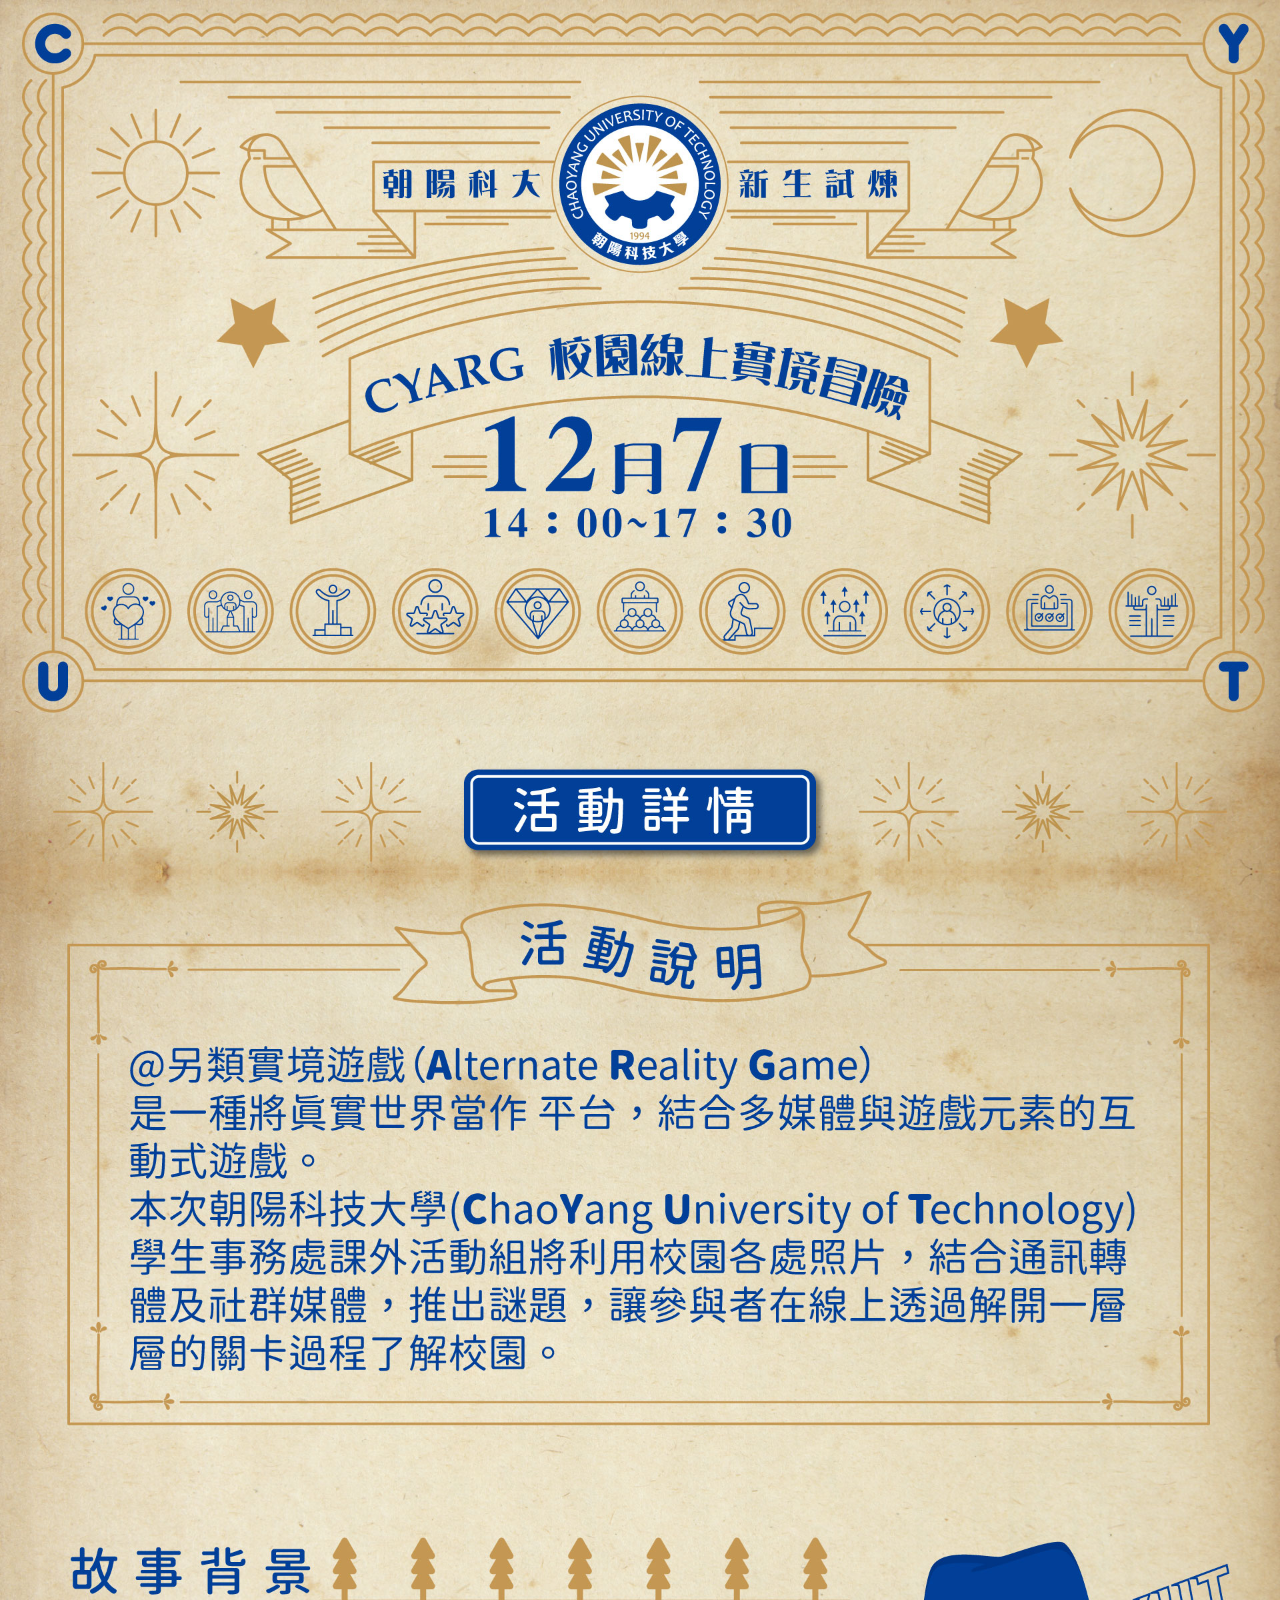
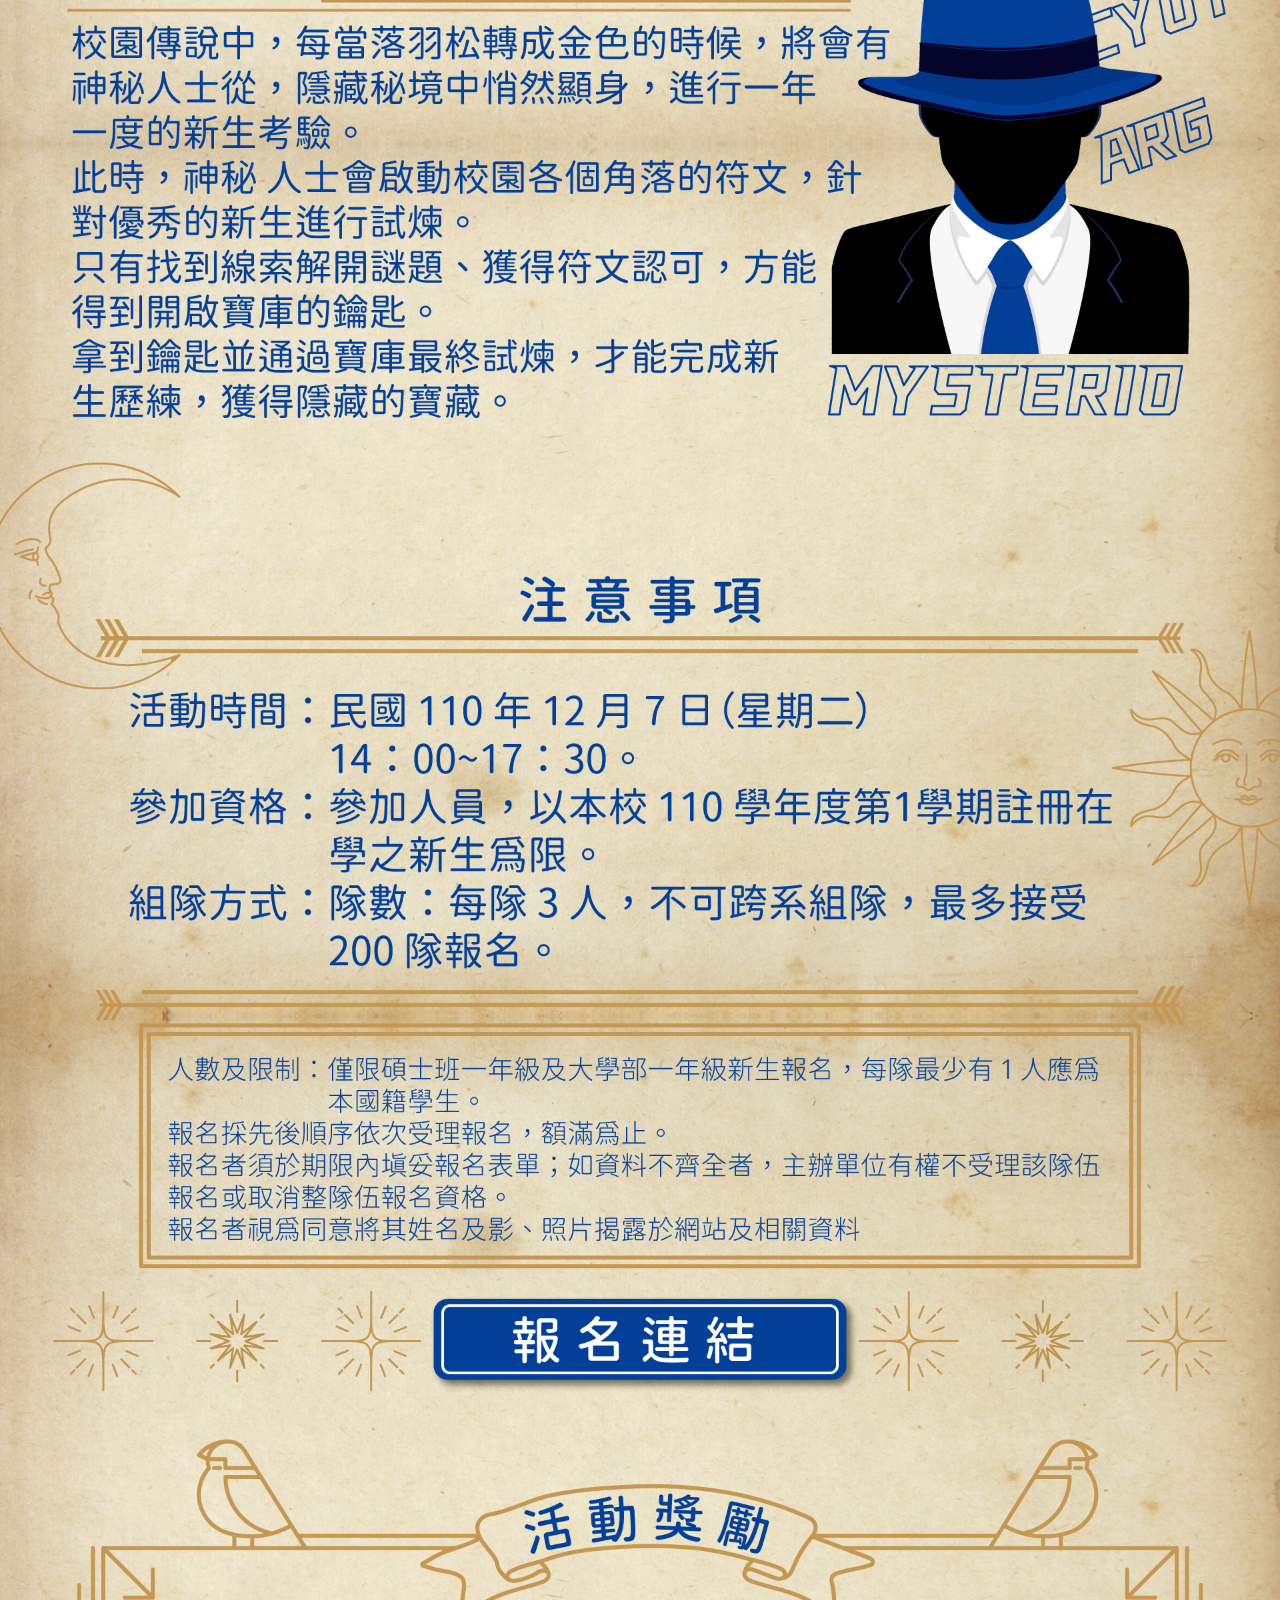
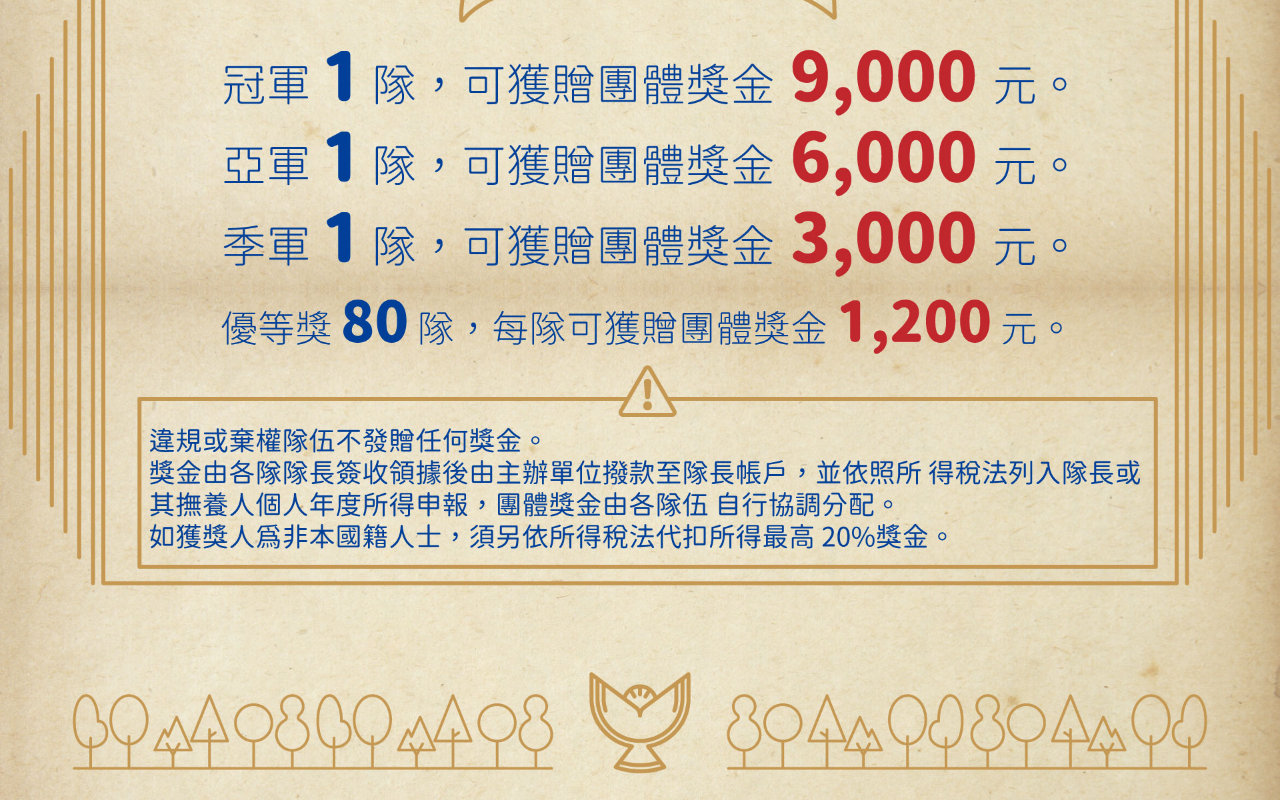
<file: index.html>
<!DOCTYPE html>
<html lang="en">

<head>

    <meta charset="UTF-8">
    <meta name="viewport" content="width=device-width, initial-scale=1, shrink-to-fit=no">
    <meta name="description" content="">
    <meta name="author" content="">
    <link rel="preconnect" href="https://fonts.gstatic.com">
    <link href="https://fonts.googleapis.com/css2?family=Poppins:wght@100;200;300;400;500;600;700;800;900&display=swap"
        rel="stylesheet">

    <title>CYARG 校園線上實境冒險</title>
    <!-- Favicon Icon -->
    <link rel="shortcut icon" href="./assets/images/CYUTlogo.jpg" type="image/jpg">
    <!-- Bootstrap core CSS -->
    <link href="vendor/bootstrap/css/bootstrap.min.css" rel="stylesheet">

    <!-- Additional CSS Files -->
    <link rel="stylesheet" href="assets/css/fontawesome.css">
    <link rel="stylesheet" href="assets/css/templatemo-space-dynamic.css">
    <link rel="stylesheet" href="assets/css/animated.css">
    <link rel="stylesheet" href="assets/css/owl.css">
</head>

<body>

    <!-- ***** Preloader Start ***** -->
    <div id="js-preloader" class="js-preloader">
        <div class="preloader-inner">
            <span class="dot"></span>
            <div class="dots">
                <span></span>
                <span></span>
                <span></span>
            </div>
        </div>
    </div>
    <!-- ***** Preloader End ***** -->

    <!-- ***** Header Area Start ***** -->
    <!-- <header class="header-area header-sticky wow slideInDown" data-wow-duration="0.75s" data-wow-delay="0s">
        <div class="container">
            <div class="row">
                <div class="col-12">
                    <nav class="main-nav"> -->
    <!-- ***** Logo Start ***** -->
    <!--<a href="index.html" class="logo">
        <h4>Spac<span>Dyna</span></h4>
    </a>-->
    <!-- ***** Logo End ***** -->
    <!-- ***** Menu Start ***** -->
    <!-- <ul class="nav">
                            <li class="scroll-to-section"><a href="#top" class="active">Home</a></li>
                            <li class="scroll-to-section"><a href="#about">About Us</a></li>
                            <li class="scroll-to-section"><a href="#services">Services</a></li>
                            <li class="scroll-to-section"><a href="#portfolio">Portfolio</a></li>
                            <li class="scroll-to-section"><a href="#blog">Blog</a></li>
                            <li class="scroll-to-section"><a href="#contact">Message Us</a></li>
                            <li class="scroll-to-section">
                                <div class="main-red-button"><a href="#contact">Contact Now</a></div>
                            </li>
                        </ul>
                        <a class='menu-trigger'>
                            <span>Menu</span>
                        </a> -->
    <!-- ***** Menu End ***** -->
    <!-- </nav>
                </div>
            </div>
        </div>
    </header> -->
    <!-- ***** Header Area End ***** -->


    <div class="onepage">
        <!-- <img src="./assets/images/onepage.jpg"> -->
        <div>
            <img src="./assets/images/ARG-一頁式網頁_背景1.jpg" alt="">
        </div>
        <div class="btn1_area" id="active_area">
            <img id="eventup" class="btn1-1" src="./assets/images/ARG-一頁式網頁_活動.jpg" alt="">
            <img id="eventpop" class="btn1-2" src="./assets/images/ARG-一頁式網頁_活動2.jpg" alt="">
            <!-- <div id="hover_btn1" class="hover_btn1"></div> -->
        </div>
        <div>
            <img src="./assets/images/ARG-一頁式網頁_背景3.jpg" alt="">
        </div>
        <div>
            <img src="./assets/images/ARG-一頁式網頁_背景4.jpg" alt="">
        </div>
        <div>
            <img src="./assets/images/ARG-一頁式網頁_背景5.jpg" alt="">
        </div>
        <div class="btn1_area" id="register_area">
            <!-- <a href="https://forms.gle/jWVnYvUXNwYAMUzz6" target="_blank" rel="noreferrer noopener">
                <img id="registerup" class="btn1-1" src="./assets/images/ARG-一頁式網頁_報名.jpg" alt="">
                <img id="registerpop" class="btn1-2" src="./assets/images/ARG-一頁式網頁_報名2.jpg" alt="">
            </a> -->
            <!-- <div id="hover_btn1" class="hover_btn1"></div> -->
        </div>
        <div>
            <img src="./assets/images/ARG-一頁式網頁_背景7.jpg" alt="">
        </div>
    </div>


    <!-- <footer>
        <div class="container">
            <div class="row">
                <div class="col-lg-12 wow fadeIn" data-wow-duration="1s" data-wow-delay="0.25s">
                    <p>© Copyright 2021 Space Dynamic Co. All Rights Reserved.

                        <br>Design: <a rel="nofollow" href="https://templatemo.com">TemplateMo</a></p>
                </div>
            </div>
        </div>

    </footer> -->
    <!-- Scripts -->
    <script src="vendor/jquery/jquery.min.js"></script>
    <script src="vendor/bootstrap/js/bootstrap.bundle.min.js"></script>
    <script src="assets/js/owl-carousel.js"></script>
    <script src="assets/js/animation.js"></script>
    <script src="assets/js/imagesloaded.js"></script>
    <script src="assets/js/templatemo-custom.js"></script>
    <script>

        let eventup = document.getElementById("eventup");
        let eventpop = document.getElementById("eventpop");
        let eventDiv = document.getElementById("active_area");
        let registertDiv = document.getElementById("register_area");
        let eventEnable = false;
        let regestEnable = true;
        //regest Refactor TODO
        const regestEnableFunc = (regestEnable) => {
            if (regestEnable) {
                registertDiv.innerHTML = `<a href="https://forms.gle/jWVnYvUXNwYAMUzz6" target="_blank" rel="noreferrer noopener">
                <img id="registerup" class="btn1-1" src="./assets/images/ARG-一頁式網頁_報名.jpg" alt="">
                <img id="registerpop" class="btn1-2" src="./assets/images/ARG-一頁式網頁_報名2.jpg" alt="">
            </a>`
            } else {
                registertDiv.innerHTML = `<img id="registerup" class="btn1-1" src="./assets/images/ARG-一頁式網頁_未報名.jpg" alt="">
            <img id="registerpop" class="btn1-2" src="./assets/images/ARG-一頁式網頁_未報名2.jpg" alt="">`
            }

        }
        const popMethod = (tag) => {
            let registerup = document.getElementById("registerup");
            let registerpop = document.getElementById("registerpop");
            switch (tag) {
                case "event":
                    eventup.setAttribute("style", "display: none");
                    eventup.classList.add("btn1-2")
                    eventpop.setAttribute("style", "display: block");
                    break;
                case "register":
                    registerup.setAttribute("style", "display: none");
                    registerup.classList.add("btn1-2")
                    registerpop.setAttribute("style", "display: block");
                    break;
            }
        }

        const upMethod = (tag) => {
            let registerup = document.getElementById("registerup");
            let registerpop = document.getElementById("registerpop");
            switch (tag) {
                case "event":
                    eventpop.setAttribute("style", "display: none");
                    eventup.classList.add("btn1-2")
                    eventup.setAttribute("style", "display: block");
                    break;
                case "register":
                    registerpop.setAttribute("style", "display: none");
                    registerup.classList.add("btn1-2")
                    registerup.setAttribute("style", "display: block");
                    break;
            }
        }
        regestEnableFunc(regestEnable)


        eventDiv.addEventListener("mouseover", () => {
            if (eventEnable === true) {
                popMethod("event");
            }
        })
        eventDiv.addEventListener("mouseout", () => {
            if (eventEnable === true) {
                upMethod("event");
            }
        })
        registertDiv.addEventListener("mouseover", () => {
            popMethod("register");
        })
        registertDiv.addEventListener("mouseout", () => {
            upMethod("register");
        })
    </script>

</body>

</html>
</file>
<file: assets/css/templatemo-space-dynamic.css>
/*

TemplateMo 562 Space Dynamic

https://templatemo.com/tm-562-space-dynamic

*/
    /* ---------------------------------------------
Table of contents
------------------------------------------------
01. font & reset css
02. reset
03. global styles
04. header
05. banner
06. features
07. testimonials
08. contact
09. footer
10. preloader
11. search
12. portfolio

--------------------------------------------- */
    /*
---------------------------------------------
font & reset css
---------------------------------------------
*/

    @import url('https://fonts.googleapis.com/css2?family=Poppins:wght@100;200;300;400;500;600;700;800;900&display=swap');
    /*
---------------------------------------------
reset
---------------------------------------------
*/

    html,
    body,
    div,
    span,
    applet,
    object,
    iframe,
    h1,
    h2,
    h3,
    h4,
    h5,
    h6,
    p,
    blockquote,
    div pre,
    a,
    abbr,
    acronym,
    address,
    big,
    cite,
    code,
    del,
    dfn,
    em,
    font,
    img,
    ins,
    kbd,
    q,
    s,
    samp,
    small,
    strike,
    strong,
    sub,
    sup,
    tt,
    var,
    b,
    u,
    i,
    center,
    dl,
    dt,
    dd,
    ol,
    ul,
    li,
    figure,
    header,
    nav,
    section,
    article,
    aside,
    footer,
    figcaption {
        margin: 0;
        padding: 0;
        border: 0;
        outline: 0;
    }
    /* clear fix */

    .grid:after {
        content: '';
        display: block;
        clear: both;
    }
    /* ---- .grid-item ---- */

    .grid-sizer,
    .grid-item {
        width: 50%;
    }

    .grid-item {
        float: left;
    }

    .grid-item img {
        display: block;
        max-width: 100%;
    }

    .clearfix:after {
        content: ".";
        display: block;
        clear: both;
        visibility: hidden;
        line-height: 0;
        height: 0;
    }

    .clearfix {
        display: inline-block;
    }

    html[xmlns] .clearfix {
        display: block;
    }

    * html .clearfix {
        height: 1%;
    }

    ul,
    li {
        padding: 0;
        margin: 0;
        list-style: none;
    }

    header,
    nav,
    section,
    article,
    aside,
    footer,
    hgroup {
        display: block;
    }

    * {
        box-sizing: border-box;
    }

    html,
    body {
        font-family: 'Poppins', sans-serif;
        font-weight: 400;
        background-color: #fff;
        -ms-text-size-adjust: 100%;
        -webkit-font-smoothing: antialiased;
        -moz-osx-font-smoothing: grayscale;
    }

    .onepage {
        top: 80px;
        background-size: contain;
        background-repeat: no-repeat;
        background-image: url('../images/onepage.jpg');
        background-position: center;
    }

    #registerup{
        cursor: pointer;
    }

    #registerpop{
        cursor: pointer;
    }


    .p-r {
        position: relative;
    }

    .d-n {
        display: none;
    }

    .onepage.btn1_area {
        /* background-image: url("../images/ARG-一頁式網頁_背景2.jpg"); */
        /*position: relative; */
    }
    /* .btn1-1 {
        position: absolute;
    }

    .btn1-2 {
        position: absolute;
    } */

    .onepage .btn1-2 {
        display: none;
    }

    .hover_btn1 {
        background-color: #3B566E;
        position: absolute;
        left: 36%;
        width: 28%;
        height: 20%;
        /* opacity: 0; */
    }

    a {
        text-decoration: none !important;
    }

    h1,
    h2,
    h3,
    h4,
    h5,
    h6 {
        margin-top: 0px;
        margin-bottom: 0px;
    }

    ul {
        margin-bottom: 0px;
    }

    p {
        font-size: 15px;
        line-height: 30px;
        color: #2a2a2a;
    }

    img {
        width: 100%;
        overflow: hidden;
    }
    /*
---------------------------------------------
global styles
---------------------------------------------
*/

    html,
    body {
        /*background: #fff;
  */
        font-family: 'Poppins', sans-serif;
    }

     ::selection {
        background: #03a4ed;
        color: #fff;
    }

     ::-moz-selection {
        background: #03a4ed;
        color: #fff;
    }

    @media (max-width: 991px) {
        html,
        body {
            overflow-x: hidden;
        }
        .mobile-top-fix {
            margin-top: 30px;
            margin-bottom: 0px;
        }
        .mobile-bottom-fix {
            margin-bottom: 30px;
        }
        .mobile-bottom-fix-big {
            margin-bottom: 60px;
        }
    }

    .page-section {
        margin-top: 120px;
    }

    .section-heading h2 {
        font-size: 30px;
        text-transform: capitalize;
        color: #2a2a2a;
        font-weight: 700;
        letter-spacing: 0.25px;
        position: relative;
        z-index: 2;
        line-height: 44px;
    }

    .section-heading h2 em {
        font-style: normal;
        color: #03a4ed;
    }

    .section-heading h2 span {
        color: #fe3f40;
    }

    .main-blue-button a {
        display: inline-block;
        background-color: #03a4ed;
        font-size: 15px;
        font-weight: 400;
        color: #fff;
        text-transform: capitalize;
        padding: 12px 25px;
        border-radius: 23px;
        letter-spacing: 0.25px;
    }

    .main-red-button a {
        display: inline-block;
        background-color: #fe3f40;
        font-size: 15px;
        font-weight: 400;
        color: #fff;
        text-transform: capitalize;
        padding: 12px 25px;
        border-radius: 23px;
        letter-spacing: 0.25px;
    }

    .main-white-button a {
        display: inline-block;
        background-color: #fff;
        font-size: 15px;
        font-weight: 400;
        color: #fe3f40;
        text-transform: capitalize;
        padding: 12px 25px;
        border-radius: 23px;
        letter-spacing: 0.25px;
    }
    /*
---------------------------------------------
header
---------------------------------------------
*/

    .background-header {
        background-color: #fff!important;
        height: 80px!important;
        position: fixed!important;
        top: 0px;
        left: 0px;
        right: 0px;
        box-shadow: 0px 0px 10px rgba(0, 0, 0, 0.15)!important;
    }

    .background-header .logo,
    .background-header .main-nav .nav li a {
        color: #1e1e1e!important;
    }

    .background-header .main-nav .nav li:hover a {
        color: #fe3f40!important;
    }

    .background-header .nav li a.active {
        color: #fe3f40!important;
    }

    .header-area {
        background-color: #fafafa;
        position: absolute;
        top: 0px;
        left: 0px;
        right: 0px;
        z-index: 100;
        height: 100px;
        -webkit-transition: all .5s ease 0s;
        -moz-transition: all .5s ease 0s;
        -o-transition: all .5s ease 0s;
        transition: all .5s ease 0s;
    }

    .header-area .main-nav {
        min-height: 80px;
        background: transparent;
    }

    .header-area .main-nav .logo {
        line-height: 100px;
        color: #fff;
        font-size: 24px;
        font-weight: 700;
        text-transform: uppercase;
        letter-spacing: 2px;
        float: left;
        -webkit-transition: all 0.3s ease 0s;
        -moz-transition: all 0.3s ease 0s;
        -o-transition: all 0.3s ease 0s;
        transition: all 0.3s ease 0s;
    }

    .header-area .main-nav .logo h4 {
        font-size: 24px;
        font-weight: 700;
        text-transform: uppercase;
        color: #03a4ed;
        line-height: 100px;
        float: left;
        -webkit-transition: all 0.3s ease 0s;
        -moz-transition: all 0.3s ease 0s;
        -o-transition: all 0.3s ease 0s;
        transition: all 0.3s ease 0s;
    }

    .logo h4 span {
        color: #fe3f40;
    }

    .background-header .main-nav .logo h4 {
        line-height: 80px;
    }

    .background-header .main-nav .nav {
        margin-top: 20px !important;
    }

    .header-area .main-nav .nav {
        float: right;
        margin-top: 30px;
        margin-right: 0px;
        background-color: transparent;
        -webkit-transition: all 0.3s ease 0s;
        -moz-transition: all 0.3s ease 0s;
        -o-transition: all 0.3s ease 0s;
        transition: all 0.3s ease 0s;
        position: relative;
        z-index: 999;
    }

    .header-area .main-nav .nav li {
        padding-left: 20px;
        padding-right: 20px;
    }

    .header-area .main-nav .nav li:last-child {
        padding-right: 0px;
        padding-left: 40px;
    }

    .header-area .main-nav .nav li:last-child a,
    .background-header .main-nav .nav li:last-child a {
        color: #fff !important;
        padding: 0px 20px;
        font-weight: 400;
    }

    .header-area .main-nav .nav li:last-child a:hover,
    .header-area .main-nav .nav li:last-child a.active {
        color: #fff !important;
    }

    .header-area .main-nav .nav li a {
        display: block;
        font-weight: 500;
        font-size: 15px;
        color: #2a2a2a;
        text-transform: capitalize;
        -webkit-transition: all 0.3s ease 0s;
        -moz-transition: all 0.3s ease 0s;
        -o-transition: all 0.3s ease 0s;
        transition: all 0.3s ease 0s;
        height: 40px;
        line-height: 40px;
        border: transparent;
        letter-spacing: 1px;
    }

    .header-area .main-nav .nav li a {
        color: #2a2a2a;
    }

    .header-area .main-nav .nav li:hover a,
    .header-area .main-nav .nav li a.active {
        color: #fe3f40!important;
    }

    .background-header .main-nav .nav li:hover a,
    .background-header .main-nav .nav li a.active {
        color: #fe3f40!important;
        opacity: 1;
    }

    .header-area .main-nav .nav li:last-child a:hover,
    .background-header .main-nav .nav li:last-child a:hover {
        background-color: #03a4ed;
    }

    .header-area .main-nav .nav li.submenu {
        position: relative;
        padding-right: 30px;
    }

    .header-area .main-nav .nav li.submenu:after {
        font-family: FontAwesome;
        content: "\f107";
        font-size: 12px;
        color: #2a2a2a;
        position: absolute;
        right: 18px;
        top: 12px;
    }

    .background-header .main-nav .nav li.submenu:after {
        color: #2a2a2a;
    }

    .header-area .main-nav .nav li.submenu ul {
        position: absolute;
        width: 200px;
        box-shadow: 0 2px 28px 0 rgba(0, 0, 0, 0.06);
        overflow: hidden;
        top: 50px;
        opacity: 0;
        transform: translateY(+2em);
        visibility: hidden;
        z-index: -1;
        transition: all 0.3s ease-in-out 0s, visibility 0s linear 0.3s, z-index 0s linear 0.01s;
    }

    .header-area .main-nav .nav li.submenu ul li {
        margin-left: 0px;
        padding-left: 0px;
        padding-right: 0px;
    }

    .header-area .main-nav .nav li.submenu ul li a {
        opacity: 1;
        display: block;
        background: #f7f7f7;
        color: #2a2a2a!important;
        padding-left: 20px;
        height: 40px;
        line-height: 40px;
        -webkit-transition: all 0.3s ease 0s;
        -moz-transition: all 0.3s ease 0s;
        -o-transition: all 0.3s ease 0s;
        transition: all 0.3s ease 0s;
        position: relative;
        font-size: 13px;
        font-weight: 400;
        border-bottom: 1px solid #eee;
    }

    .header-area .main-nav .nav li.submenu ul li a:hover {
        background: #fff;
        color: #fe3f40!important;
        padding-left: 25px;
    }

    .header-area .main-nav .nav li.submenu ul li a:hover:before {
        width: 3px;
    }

    .header-area .main-nav .nav li.submenu:hover ul {
        visibility: visible;
        opacity: 1;
        z-index: 1;
        transform: translateY(0%);
        transition-delay: 0s, 0s, 0.3s;
    }

    .header-area .main-nav .menu-trigger {
        cursor: pointer;
        display: block;
        position: absolute;
        top: 33px;
        width: 32px;
        height: 40px;
        text-indent: -9999em;
        z-index: 99;
        right: 40px;
        display: none;
    }

    .background-header .main-nav .menu-trigger {
        top: 23px;
    }

    .header-area .main-nav .menu-trigger span,
    .header-area .main-nav .menu-trigger span:before,
    .header-area .main-nav .menu-trigger span:after {
        -moz-transition: all 0.4s;
        -o-transition: all 0.4s;
        -webkit-transition: all 0.4s;
        transition: all 0.4s;
        background-color: #1e1e1e;
        display: block;
        position: absolute;
        width: 30px;
        height: 2px;
        left: 0;
    }

    .background-header .main-nav .menu-trigger span,
    .background-header .main-nav .menu-trigger span:before,
    .background-header .main-nav .menu-trigger span:after {
        background-color: #1e1e1e;
    }

    .header-area .main-nav .menu-trigger span:before,
    .header-area .main-nav .menu-trigger span:after {
        -moz-transition: all 0.4s;
        -o-transition: all 0.4s;
        -webkit-transition: all 0.4s;
        transition: all 0.4s;
        background-color: #1e1e1e;
        display: block;
        position: absolute;
        width: 30px;
        height: 2px;
        left: 0;
        width: 75%;
    }

    .background-header .main-nav .menu-trigger span:before,
    .background-header .main-nav .menu-trigger span:after {
        background-color: #1e1e1e;
    }

    .header-area .main-nav .menu-trigger span:before,
    .header-area .main-nav .menu-trigger span:after {
        content: "";
    }

    .header-area .main-nav .menu-trigger span {
        top: 16px;
    }

    .header-area .main-nav .menu-trigger span:before {
        -moz-transform-origin: 33% 100%;
        -ms-transform-origin: 33% 100%;
        -webkit-transform-origin: 33% 100%;
        transform-origin: 33% 100%;
        top: -10px;
        z-index: 10;
    }

    .header-area .main-nav .menu-trigger span:after {
        -moz-transform-origin: 33% 0;
        -ms-transform-origin: 33% 0;
        -webkit-transform-origin: 33% 0;
        transform-origin: 33% 0;
        top: 10px;
    }

    .header-area .main-nav .menu-trigger.active span,
    .header-area .main-nav .menu-trigger.active span:before,
    .header-area .main-nav .menu-trigger.active span:after {
        background-color: transparent;
        width: 100%;
    }

    .header-area .main-nav .menu-trigger.active span:before {
        -moz-transform: translateY(6px) translateX(1px) rotate(45deg);
        -ms-transform: translateY(6px) translateX(1px) rotate(45deg);
        -webkit-transform: translateY(6px) translateX(1px) rotate(45deg);
        transform: translateY(6px) translateX(1px) rotate(45deg);
        background-color: #1e1e1e;
    }

    .background-header .main-nav .menu-trigger.active span:before {
        background-color: #1e1e1e;
    }

    .header-area .main-nav .menu-trigger.active span:after {
        -moz-transform: translateY(-6px) translateX(1px) rotate(-45deg);
        -ms-transform: translateY(-6px) translateX(1px) rotate(-45deg);
        -webkit-transform: translateY(-6px) translateX(1px) rotate(-45deg);
        transform: translateY(-6px) translateX(1px) rotate(-45deg);
        background-color: #1e1e1e;
    }

    .background-header .main-nav .menu-trigger.active span:after {
        background-color: #1e1e1e;
    }

    .header-area.header-sticky {
        min-height: 80px;
    }

    .header-area .nav {
        margin-top: 30px;
    }

    .header-area.header-sticky .nav li a.active {
        color: #fe3f40;
    }

    @media (max-width: 1200px) {
        .header-area .main-nav .nav li {
            padding-left: 12px;
            padding-right: 12px;
        }
        .header-area .main-nav:before {
            display: none;
        }
    }

    @media (max-width: 992px) {
        .header-area .main-nav .nav li:last-child,
        .background-header .main-nav .nav li:last-child {
            display: none;
        }
        .header-area .main-nav .nav li:nth-child(6),
        .background-header .main-nav .nav li:nth-child(6) {
            padding-right: 0px;
        }
    }

    @media (max-width: 767px) {
        .background-header .main-nav .nav {
            margin-top: 80px !important;
        }
        .header-area .main-nav .logo {
            color: #1e1e1e;
        }
        .header-area.header-sticky .nav li a:hover,
        .header-area.header-sticky .nav li a.active {
            color: #fe3f40!important;
            opacity: 1;
        }
        .header-area.header-sticky .nav li.search-icon a {
            width: 100%;
        }
        .header-area {
            background-color: #f7f7f7;
            padding: 0px 15px;
            height: 100px;
            box-shadow: none;
            text-align: center;
        }
        .header-area .container {
            padding: 0px;
        }
        .header-area .logo {
            margin-left: 30px;
        }
        .header-area .menu-trigger {
            display: block !important;
        }
        .header-area .main-nav {
            overflow: hidden;
        }
        .header-area .main-nav .nav {
            float: none;
            width: 100%;
            display: none;
            -webkit-transition: all 0s ease 0s;
            -moz-transition: all 0s ease 0s;
            -o-transition: all 0s ease 0s;
            transition: all 0s ease 0s;
            margin-left: 0px;
        }
        .background-header .nav {
            margin-top: 80px;
        }
        .header-area .main-nav .nav li:first-child {
            border-top: 1px solid #eee;
        }
        .header-area.header-sticky .nav {
            margin-top: 100px;
        }
        .header-area .main-nav .nav li {
            width: 100%;
            background: #fff;
            border-bottom: 1px solid #e7e7e7;
            padding-left: 0px !important;
            padding-right: 0px !important;
        }
        .header-area .main-nav .nav li a {
            height: 50px !important;
            line-height: 50px !important;
            padding: 0px !important;
            border: none !important;
            background: #f7f7f7 !important;
            color: #191a20 !important;
        }
        .header-area .main-nav .nav li a:hover {
            background: #eee !important;
            color: #fe3f40!important;
        }
        .header-area .main-nav .nav li.submenu ul {
            position: relative;
            visibility: inherit;
            opacity: 1;
            z-index: 1;
            transform: translateY(0%);
            transition-delay: 0s, 0s, 0.3s;
            top: 0px;
            width: 100%;
            box-shadow: none;
            height: 0px;
        }
        .header-area .main-nav .nav li.submenu ul li a {
            font-size: 12px;
            font-weight: 400;
        }
        .header-area .main-nav .nav li.submenu ul li a:hover:before {
            width: 0px;
        }
        .header-area .main-nav .nav li.submenu ul.active {
            height: auto !important;
        }
        .header-area .main-nav .nav li.submenu:after {
            color: #3B566E;
            right: 25px;
            font-size: 14px;
            top: 15px;
        }
        .header-area .main-nav .nav li.submenu:hover ul,
        .header-area .main-nav .nav li.submenu:focus ul {
            height: 0px;
        }
    }

    @media (min-width: 767px) {
        .header-area .main-nav .nav {
            display: flex !important;
        }
    }
    /*
---------------------------------------------
preloader
---------------------------------------------
*/

    .js-preloader {
        position: fixed;
        top: 0;
        left: 0;
        right: 0;
        bottom: 0;
        background-color: #fff;
        display: -webkit-box;
        display: flex;
        -webkit-box-align: center;
        align-items: center;
        -webkit-box-pack: center;
        justify-content: center;
        opacity: 1;
        visibility: visible;
        z-index: 9999;
        -webkit-transition: opacity 0.25s ease;
        transition: opacity 0.25s ease;
    }

    .js-preloader.loaded {
        opacity: 0;
        visibility: hidden;
        pointer-events: none;
    }

    @-webkit-keyframes dot {
        50% {
            -webkit-transform: translateX(96px);
            transform: translateX(96px);
        }
    }

    @keyframes dot {
        50% {
            -webkit-transform: translateX(96px);
            transform: translateX(96px);
        }
    }

    @-webkit-keyframes dots {
        50% {
            -webkit-transform: translateX(-31px);
            transform: translateX(-31px);
        }
    }

    @keyframes dots {
        50% {
            -webkit-transform: translateX(-31px);
            transform: translateX(-31px);
        }
    }

    .preloader-inner {
        position: relative;
        width: 142px;
        height: 40px;
        background: #fff;
    }

    .preloader-inner .dot {
        position: absolute;
        width: 16px;
        height: 16px;
        top: 12px;
        left: 15px;
        background: #fe3f40;
        border-radius: 50%;
        -webkit-transform: translateX(0);
        transform: translateX(0);
        -webkit-animation: dot 2.8s infinite;
        animation: dot 2.8s infinite;
    }

    .preloader-inner .dots {
        -webkit-transform: translateX(0);
        transform: translateX(0);
        margin-top: 12px;
        margin-left: 31px;
        -webkit-animation: dots 2.8s infinite;
        animation: dots 2.8s infinite;
    }

    .preloader-inner .dots span {
        display: block;
        float: left;
        width: 16px;
        height: 16px;
        margin-left: 16px;
        background: #fe3f40;
        border-radius: 50%;
    }
    /*
---------------------------------------------
Banner Style
---------------------------------------------
*/

    .main-banner {
        background-repeat: no-repeat;
        background-position: center center;
        background-size: cover;
        padding: 226px 0px 120px 0px;
        position: relative;
        overflow: hidden;
    }
    /* .main-banner:after {
    content: '';
    background-image: url();
    background-repeat: no-repeat;
    position: absolute;
    left: 0;
    top: 100px;
    width: 193px;
    height: 467px;
} */
    /* .main-banner:before {
    content: '';
    background-image: url();
    background-repeat: no-repeat;
    position: absolute;
    right: 0;
    top: 100px;
    width: 98px;
    height: 290px;
} */

    .main-banner .left-content {
        margin-right: 45px;
    }

    .main-banner .left-content h6 {
        text-transform: uppercase;
        font-size: 18px;
        color: #fe3f40;
        margin-bottom: 15px;
    }
    /* .main-banner .left-content h2 {
    font-size: 50px;
    font-weight: 700;
    color: #2a2a2a;
    line-height: 72px;
} */

    .main-banner .left-content h2 em {
        color: #03a4ed;
        font-style: normal;
    }

    .main-banner .left-content h2 span {
        color: #fe3f40;
    }

    .main-banner .left-content p {
        margin: 20px 0px;
    }

    .main-banner .left-content form {
        margin-top: 30px;
        width: 470px;
        height: 66px;
        position: relative;
    }
    /* .main-banner .left-content form button {
    position: absolute;
    right: 10px;
    top: 10px;
    display: inline-block;
    background-color: #fff;
    font-size: 15px;
    font-weight: 500;
    color: #fe3f40;
    text-transform: capitalize;
    padding: 12px 25px;
    border-radius: 23px;
    letter-spacing: 0.25px;
    outline: none;
    border: none;
} */

    .main-banner .left-content form input {
        width: 470px;
        height: 66px;
        background-color: #03a4ed;
        border-radius: 33px;
        border: none;
        outline: none;
        padding: 0px 25px;
        color: #fff;
        letter-spacing: 0.25px;
        font-size: 15px;
        font-weight: 300;
    }

    .main-banner .left-content form input::placeholder {
        color: #fff;
    }
    /*
---------------------------------------------
About Us Style
---------------------------------------------
*/

    #about {
        margin-top: 120px;
    }

    .about-us {
        background-image: url();
        background-repeat: no-repeat;
        background-position: center center;
        background-size: cover;
        padding: 140px 0px 120px 0px;
    }

    .about-us .left-image {
        margin-right: 45px;
    }

    .about-us .services .item {
        margin-bottom: 30px;
    }

    .about-us .services .item .icon {
        float: left;
        margin-right: 25px;
    }

    .about-us .services .item .icon img {
        max-width: 70px;
    }

    .about-us .services .item h4 {
        color: #fff;
        font-size: 20px;
        font-weight: 700;
        margin-bottom: 12px;
    }

    .about-us .services .item p {
        color: #fff;
    }
    /*
---------------------------------------------
Services Style
---------------------------------------------
*/

    .our-services {
        margin-top: 0px;
        padding-top: 120px;
    }

    .our-services .left-image {
        margin-right: 45px;
    }

    .our-services .section-heading h2 {
        margin-right: 100px;
    }

    .our-services .section-heading p {
        margin-top: 30px;
        margin-bottom: 60px;
    }

    .our-services .progress-skill-bar {
        margin-bottom: 30px;
        position: relative;
        width: 100%;
    }

    .our-services .progress-skill-bar span {
        position: absolute;
        top: 0;
        font-size: 18px;
        font-weight: 600;
        color: #03a4ed;
    }

    .our-services .first-bar span {
        left: 69%;
    }

    .our-services .second-bar span {
        left: 81%;
    }

    .our-services .third-bar span {
        left: 88%;
    }

    .our-services .progress-skill-bar h4 {
        font-size: 18px;
        font-weight: 700;
        color: #2a2a2a;
        margin-bottom: 14px;
    }

    .our-services .progress-skill-bar .full-bar {
        width: 100%;
        height: 6px;
        border-radius: 3px;
        background-color: #f7eff1;
        position: relative;
        z-index: 1;
    }

    .our-services .progress-skill-bar .filled-bar {
        background: rgb(255, 77, 30);
        background: linear-gradient(105deg, rgba(255, 77, 30, 1) 0%, rgba(255, 44, 109, 1) 100%);
        height: 6px;
        border-radius: 3px;
        margin-bottom: -6px;
        position: relative;
        z-index: 2;
    }

    .our-services .first-bar .filled-bar {
        width: 71%;
    }

    .our-services .second-bar .filled-bar {
        width: 83%;
    }

    .our-services .third-bar .filled-bar {
        width: 90%;
    }
    /*
---------------------------------------------
Portfolio
---------------------------------------------
*/
    /* .our-portfolio {
    padding-top: 120px;
    margin-top: 0px;
} */

    .our-portfolio .section-heading h2 {
        text-align: center;
        margin: 0px 90px 0px 90px;
        margin-bottom: 120px;
        position: relative;
        z-index: 1;
    }

    .our-portfolio .item {
        position: relative;
    }

    .our-portfolio .item:hover .hidden-content {
        top: -100px;
        opacity: 1;
        visibility: visible;
    }

    .our-portfolio .item:hover .showed-content {
        top: 90px;
    }

    .our-portfolio .hidden-content {
        background: rgb(255, 77, 30);
        background: linear-gradient(105deg, rgba(255, 77, 30, 1) 0%, rgba(255, 44, 109, 1) 100%);
        padding: 30px;
        border-radius: 20px;
        text-align: center;
        opacity: 0;
        top: 0;
        visibility: hidden;
        position: absolute;
        z-index: 2;
        transition: all 0.5s;
    }

    .our-portfolio .hidden-content:after {
        width: 20px;
        height: 20px;
        position: absolute;
        background: rgb(255, 77, 30);
        content: '';
        left: 50%;
        bottom: -8px;
        margin-left: -5px;
        transform: rotate(45deg);
        background: linear-gradient(105deg, rgba(255, 52, 69, 1) 0%, rgba(255, 51, 78, 1) 100%);
        z-index: -1;
    }

    .our-portfolio .hidden-content h4 {
        font-size: 20px;
        font-weight: 700;
        color: #fff;
        margin-bottom: 20px;
    }

    .our-portfolio .hidden-content p {
        color: #fff;
    }

    .our-portfolio .showed-content {
        top: 0px;
        position: relative;
        z-index: 3;
        background-color: #fff;
        text-align: center;
        padding: 50px;
        border-radius: 20px;
        box-shadow: 0px 0px 10px rgba(0, 0, 0, 0.1);
        transition: all 0.5s;
    }

    .our-portfolio .showed-content img {
        max-width: 100px;
    }
    /*
---------------------------------------------
Blog
---------------------------------------------
*/

    .our-blog {
        position: relative;
        margin-top: 80px;
        padding-top: 120px;
    }

    .our-blog .section-heading h2 {
        margin-right: 180px;
    }

    .our-blog .top-dec {
        text-align: right;
        margin-top: -80px;
    }

    .our-blog .top-dec img {
        max-width: 270px;
    }

    .our-blog .left-image {
        position: relative;
    }

    .our-blog .left-image img {
        border-radius: 20px;
        box-shadow: 0px 0px 15px rgba(0, 0, 0, 0.1);
    }

    .our-blog .left-image .info {
        position: relative;
    }

    .our-blog .left-image .info .inner-content {
        background-color: #fff;
        box-shadow: 0px 0px 15px rgba(0, 0, 0, 0.1);
        border-radius: 20px;
        margin-right: 75px;
        position: absolute;
        margin-top: -100px;
        padding: 30px;
    }

    .our-blog .left-image ul li {
        display: inline-block;
        font-size: 15px;
        color: #afafaf;
        font-weight: 300;
        margin-right: 20px;
    }

    .our-blog .left-image ul li:last-child {
        margin-right: 0px;
    }

    .our-blog .left-image ul li i {
        color: #ff4d61;
        font-size: 16px;
        margin-right: 8px;
    }

    .our-blog .left-image h4 {
        font-size: 20px;
        font-weight: 700;
        color: #2a2a2a;
        margin: 20px 0px 15px 0px;
    }

    .our-blog .left-image .info .main-blue-button {
        position: absolute;
        bottom: -80px;
        left: 0;
    }

    .our-blog .right-list {
        margin-left: 30px;
    }

    .our-blog .right-list ul li {
        display: inline-flex;
        width: 100%;
        margin-bottom: 30px;
    }

    .our-blog .right-list .left-content {
        margin-right: 45px;
    }

    .our-blog .right-list .left-content span {
        font-size: 15px;
        color: #afafaf;
        font-weight: 300;
    }

    .our-blog .right-list .left-content span i {
        color: #ff4d61;
        font-size: 16px;
        margin-right: 8px;
    }

    .our-blog .right-list .left-content h4 {
        font-size: 20px;
        font-weight: 700;
        color: #2a2a2a;
        margin: 20px 0px 15px 0px;
    }

    .our-blog .right-list .right-image img {
        width: 250px;
        border-radius: 20px;
    }
    /*
---------------------------------------------
contact
---------------------------------------------
*/

    .contact-us {
        padding: 160px 0px;
        /* background-image: url(../images/contact-bg.png); */
        background-repeat: no-repeat;
        background-position: center center;
        background-size: cover;
    }

    .contact-us .section-heading h2,
    .contact-us .section-heading h2 em,
    .contact-us .section-heading h2 span {
        color: #fff;
    }

    .contact-us .section-heading p {
        color: #fff;
        margin-top: 30px;
    }

    .phone-info {
        margin-top: 40px;
    }

    .phone-info h4 {
        font-size: 20px;
        font-weight: 700;
        color: #fff;
    }

    .phone-info h4 span i {
        width: 46px;
        height: 46px;
        display: inline-block;
        text-align: center;
        line-height: 46px;
        background-color: #fff;
        border-radius: 50%;
        color: #ff3b2c;
        font-size: 22px;
        margin-left: 30px;
        margin-right: 15px;
    }

    .phone-info h4 span a {
        color: #fff;
        font-size: 15px;
        font-weight: 400;
    }

    form#contact .contact-dec {
        position: absolute;
        right: -166px;
        bottom: 0;
    }

    form#contact .contact-dec img {
        max-width: 178px;
    }

    form#contact {
        margin-left: 30px;
        position: relative;
        background-color: #fff;
        padding: 60px 30px;
        border-radius: 20px;
    }

    form#contact input {
        width: 100%;
        height: 46px;
        border-radius: 33px;
        background-color: #d1f3ff;
        border: none;
        outline: none;
        font-size: 15px;
        font-weight: 300;
        color: #2a2a2a;
        padding: 0px 20px;
        margin-bottom: 20px;
    }

    form#contact input::placeholder {
        color: #2a2a2a;
    }

    form#contact textarea {
        width: 100%;
        min-width: 100%;
        max-width: 100%;
        max-height: 180px;
        min-height: 140px;
        height: 140px;
        border-radius: 20px;
        background-color: #d1f3ff;
        border: none;
        outline: none;
        font-size: 15px;
        font-weight: 300;
        color: #2a2a2a;
        padding: 15px 20px;
        margin-bottom: 20px;
    }

    form#contact textarea::placeholder {
        color: #2a2a2a;
    }

    form#contact button {
        display: inline-block;
        background-color: #03a4ed;
        font-size: 15px;
        font-weight: 400;
        color: #fff;
        text-transform: capitalize;
        padding: 12px 25px;
        border-radius: 23px;
        letter-spacing: 0.25px;
        border: none;
        outline: none;
        transition: all .3s;
    }

    form#contact button:hover {
        background-color: #fe3f40;
    }
    /*
---------------------------------------------
Footer Style
---------------------------------------------
*/

    footer p {
        text-align: center;
        margin: 30px 0px 45px 0px;
    }

    footer p a {
        color: #fe3f40;
    }
    /*
---------------------------------------------
responsive
---------------------------------------------
*/

    @media (max-width: 1645px) {
        form#contact .contact-dec {
            display: none;
        }
    }

    @media (max-width: 992px) {
        /* .main-banner {
        padding-top: 196px;
    } */
        .main-banner .left-content {
            margin-right: 0px;
            text-align: center;
            margin-bottom: 45px;
        }
        /* .main-banner:after {
        top: 76px;
        z-index: -1;
    } */
        .main-banner .left-content form,
        .main-banner .left-content form input {
            width: 100%!important;
        }
        #about {
            margin-top: 0px;
        }
        .about-us {
            position: relative;
            background-image: none;
            padding: 0px;
        }
        .about-us .left-image {
            margin-right: 0px;
            position: absolute;
            bottom: -220px;
            right: 0;
        }
        .about-us .services {
            text-align: center;
        }
        .about-us .services .item {
            background: rgb(255, 77, 30);
            background: linear-gradient(105deg, rgba(255, 77, 30, 1) 0%, rgba(255, 44, 109, 1) 100%);
            padding: 30px;
            border-radius: 20px;
            display: inline-block;
        }
        .about-us .services .item .right-text {
            text-align: left;
        }
        .our-services {
            margin-top: 200px;
        }
        .our-services .left-image {
            margin-right: 0px;
            margin-bottom: 45px;
        }
        .our-services .section-heading h2,
        .our-services .section-heading p {
            margin-right: 0px;
            text-align: center;
        }
        .our-portfolio .section-heading h2 {
            margin: 0px 0px 80px 0px;
        }
        .our-portfolio .item {
            margin-bottom: 15px;
        }
        .our-blog {
            margin-top: 0px;
        }
        .our-blog .top-dec {
            display: none;
        }
        .our-blog .section-heading h2 {
            margin-right: 0px;
            text-align: center;
            margin-bottom: 45px;
        }
        .our-blog .left-image .info .inner-content {
            position: relative;
            margin-right: 0px;
        }
        .our-blog .left-image .info .main-blue-button {
            position: relative;
            bottom: 0px;
            margin-top: 30px;
        }
        .our-blog .left-image {
            margin-bottom: 45px;
        }
        .contact-us {
            margin-top: 60px;
            padding: 120px 0px;
        }
        .contact-us .section-heading {
            text-align: center;
        }
        form#contact {
            margin-left: 0px;
            margin-top: 30px;
        }
        form#contact .contact-dec {
            display: none;
        }
        footer p {
            margin: 15px 0px 30px 0px;
        }
    }

    @media (max-width: 767px) {
        .about-us .left-image {
            bottom: -280px;
        }
        .our-blog .right-list {
            margin-left: 0px;
        }
        .our-blog .right-list ul li {
            display: inline-block;
            margin-top: 0px;
            padding-top: 30px;
            border-top: 1px solid #eee;
        }
        .our-blog .right-list .left-content {
            margin-right: 0px;
            width: 100%;
            margin-bottom: 15px;
        }
        .our-blog .right-list .right-image,
        .our-blog .right-list .right-image img {
            width: 100%;
        }
        /* .phone-info h4 span {
        display: block;
        margin-top: 15px;
    } */
        .phone-info h4 span i {
            margin-left: 0px;
        }
    }
}

}

}

}

}
@media (max-width: 375px) {
    .hover_btn1 {
        background-color: #3B566E;
        position: absolute;
        left: 36%;
        width: 28%;
        height: 5%;
    }
</file>
